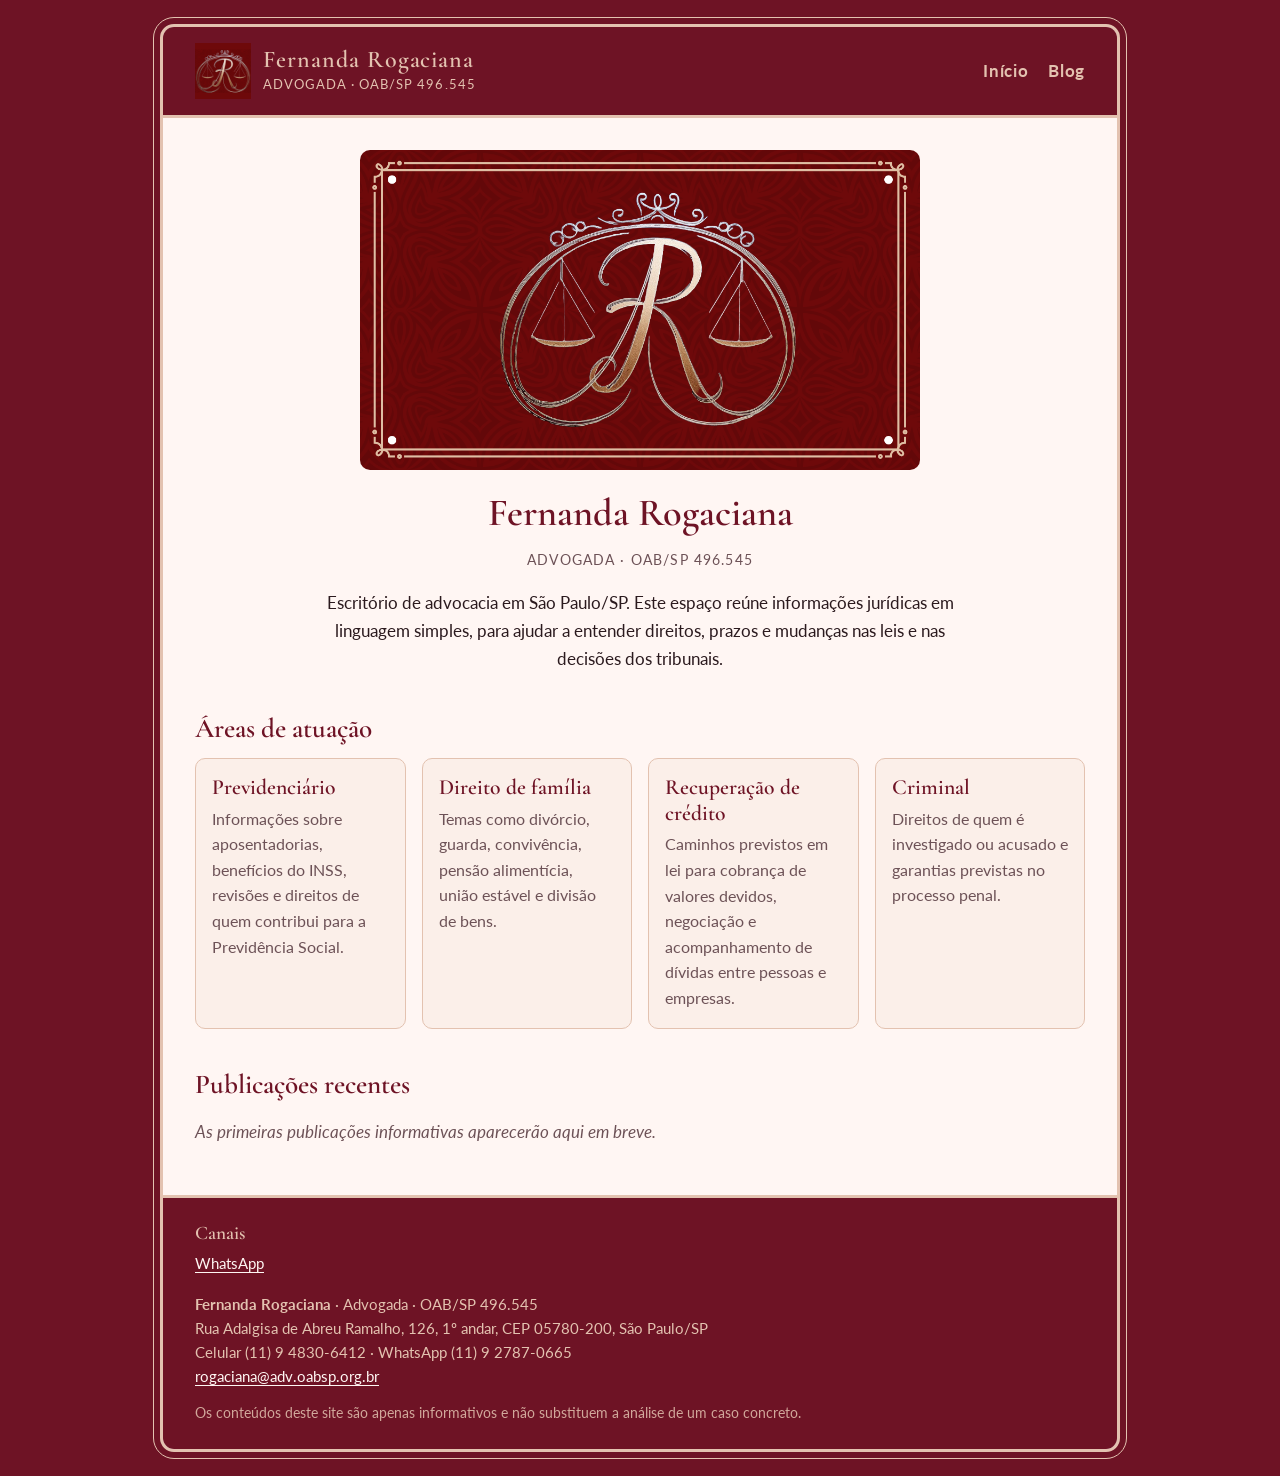
<file: fernanda-rogaciana-site/site/index.html>
<!doctype html>
<html lang="pt-BR">
<head>
<meta charset="utf-8">
<meta name="viewport" content="width=device-width, initial-scale=1">
<title>Fernanda Rogaciana · Advogada</title>
<meta name="description" content="Fernanda Rogaciana, advogada (OAB/SP 496.545). Informações jurídicas em linguagem simples.">
<meta property="og:title" content="Fernanda Rogaciana">
<meta property="og:description" content="Fernanda Rogaciana, advogada (OAB/SP 496.545). Informações jurídicas em linguagem simples.">
<meta property="og:type" content="website">

<link rel="icon" href="./assets/icone.png" type="image/png">
<link rel="preconnect" href="https://fonts.googleapis.com">
<link rel="preconnect" href="https://fonts.gstatic.com" crossorigin>
<link href="https://fonts.googleapis.com/css2?family=Cormorant+Garamond:wght@500;600&family=Lato:wght@400;700&display=swap" rel="stylesheet">
<link rel="stylesheet" href="./assets/estilo.css">
</head>
<body>
<div class="moldura">
<header class="topo">
  <a class="marca" href="./">
    <img src="./assets/icone.png" alt="" width="56" height="56">
    <span><strong>Fernanda Rogaciana</strong><small>Advogada · OAB/SP 496.545</small></span>
  </a>
  <nav class="menu" aria-label="Principal">
    <a href="./">Início</a>
    <a href="./blog/">Blog</a>
  </nav>
</header>
<main>
<section class="apresentacao">
  <img class="logo-grande" src="./assets/logo.png" alt="Logo de Fernanda Rogaciana: monograma R com balança da justiça" width="1050" height="600">
  <h1>Fernanda Rogaciana</h1>
  <p class="oab">Advogada · OAB/SP 496.545</p>
  <p>Escritório de advocacia em São Paulo/SP. Este espaço reúne informações jurídicas em linguagem simples, para ajudar a entender direitos, prazos e mudanças nas leis e nas decisões dos tribunais.</p>
</section>
<section class="areas">
  <h2>Áreas de atuação</h2>
  <ul><li><h3>Previdenciário</h3><p>Informações sobre aposentadorias, benefícios do INSS, revisões e direitos de quem contribui para a Previdência Social.</p></li>
<li><h3>Direito de família</h3><p>Temas como divórcio, guarda, convivência, pensão alimentícia, união estável e divisão de bens.</p></li>
<li><h3>Recuperação de crédito</h3><p>Caminhos previstos em lei para cobrança de valores devidos, negociação e acompanhamento de dívidas entre pessoas e empresas.</p></li>
<li><h3>Criminal</h3><p>Direitos de quem é investigado ou acusado e garantias previstas no processo penal.</p></li></ul>
</section>
<section class="recentes">
  <h2>Publicações recentes</h2>
  <p class="vazio">As primeiras publicações informativas aparecerão aqui em breve.</p>
  
</section>
</main>
<footer class="rodape">
  <nav class="canais" aria-label="Canais do escritório"><h2 class="rodape-titulo">Canais</h2><ul><li><a href="https://wa.me/5511927870665" rel="noopener" target="_blank">WhatsApp</a></li></ul></nav>
  <address>
    <strong>Fernanda Rogaciana</strong> · Advogada · OAB/SP 496.545<br>
    Rua Adalgisa de Abreu Ramalho, 126, 1º andar, CEP 05780-200, São Paulo/SP<br>
    Celular (11) 9 4830-6412 · WhatsApp (11) 9 2787-0665<br>
    <a href="mailto:rogaciana@adv.oabsp.org.br">rogaciana@adv.oabsp.org.br</a>
  </address>
  <p class="aviso">Os conteúdos deste site são apenas informativos e não substituem a análise de um caso concreto.</p>
</footer>
</div>
</body>
</html>
</file>
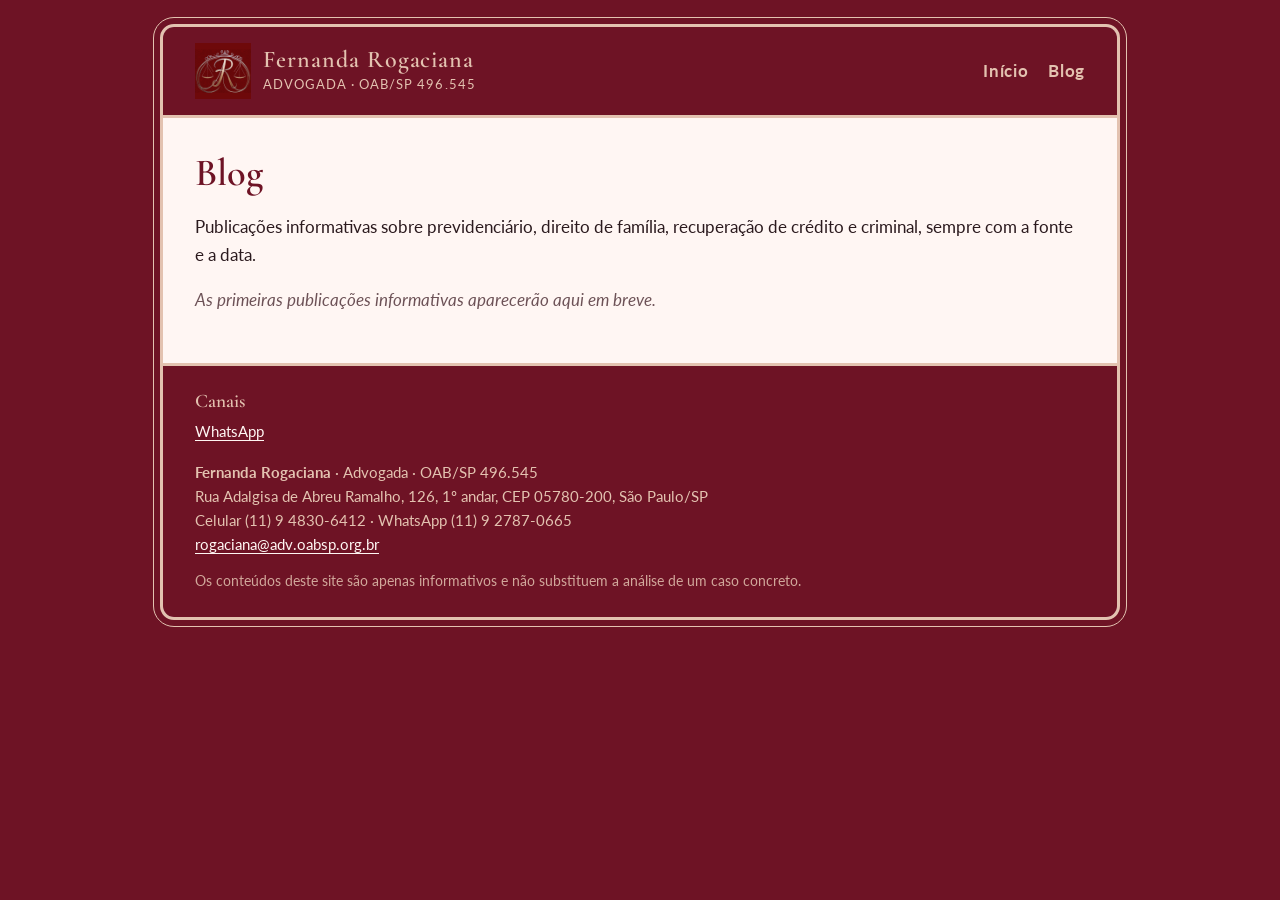
<file: fernanda-rogaciana-site/site/blog/index.html>
<!doctype html>
<html lang="pt-BR">
<head>
<meta charset="utf-8">
<meta name="viewport" content="width=device-width, initial-scale=1">
<title>Blog · Fernanda Rogaciana</title>
<meta name="description" content="Publicações informativas, com fonte e data.">
<meta property="og:title" content="Blog">
<meta property="og:description" content="Publicações informativas, com fonte e data.">
<meta property="og:type" content="website">

<link rel="icon" href="../assets/icone.png" type="image/png">
<link rel="preconnect" href="https://fonts.googleapis.com">
<link rel="preconnect" href="https://fonts.gstatic.com" crossorigin>
<link href="https://fonts.googleapis.com/css2?family=Cormorant+Garamond:wght@500;600&family=Lato:wght@400;700&display=swap" rel="stylesheet">
<link rel="stylesheet" href="../assets/estilo.css">
</head>
<body>
<div class="moldura">
<header class="topo">
  <a class="marca" href="../">
    <img src="../assets/icone.png" alt="" width="56" height="56">
    <span><strong>Fernanda Rogaciana</strong><small>Advogada · OAB/SP 496.545</small></span>
  </a>
  <nav class="menu" aria-label="Principal">
    <a href="../">Início</a>
    <a href="../blog/">Blog</a>
  </nav>
</header>
<main>
<section class="blog">
  <h1>Blog</h1>
  <p>Publicações informativas sobre previdenciário, direito de família, recuperação de crédito e criminal, sempre com a fonte e a data.</p>
  <p class="vazio">As primeiras publicações informativas aparecerão aqui em breve.</p>
</section>
</main>
<footer class="rodape">
  <nav class="canais" aria-label="Canais do escritório"><h2 class="rodape-titulo">Canais</h2><ul><li><a href="https://wa.me/5511927870665" rel="noopener" target="_blank">WhatsApp</a></li></ul></nav>
  <address>
    <strong>Fernanda Rogaciana</strong> · Advogada · OAB/SP 496.545<br>
    Rua Adalgisa de Abreu Ramalho, 126, 1º andar, CEP 05780-200, São Paulo/SP<br>
    Celular (11) 9 4830-6412 · WhatsApp (11) 9 2787-0665<br>
    <a href="mailto:rogaciana@adv.oabsp.org.br">rogaciana@adv.oabsp.org.br</a>
  </address>
  <p class="aviso">Os conteúdos deste site são apenas informativos e não substituem a análise de um caso concreto.</p>
</footer>
</div>
</body>
</html>
</file>
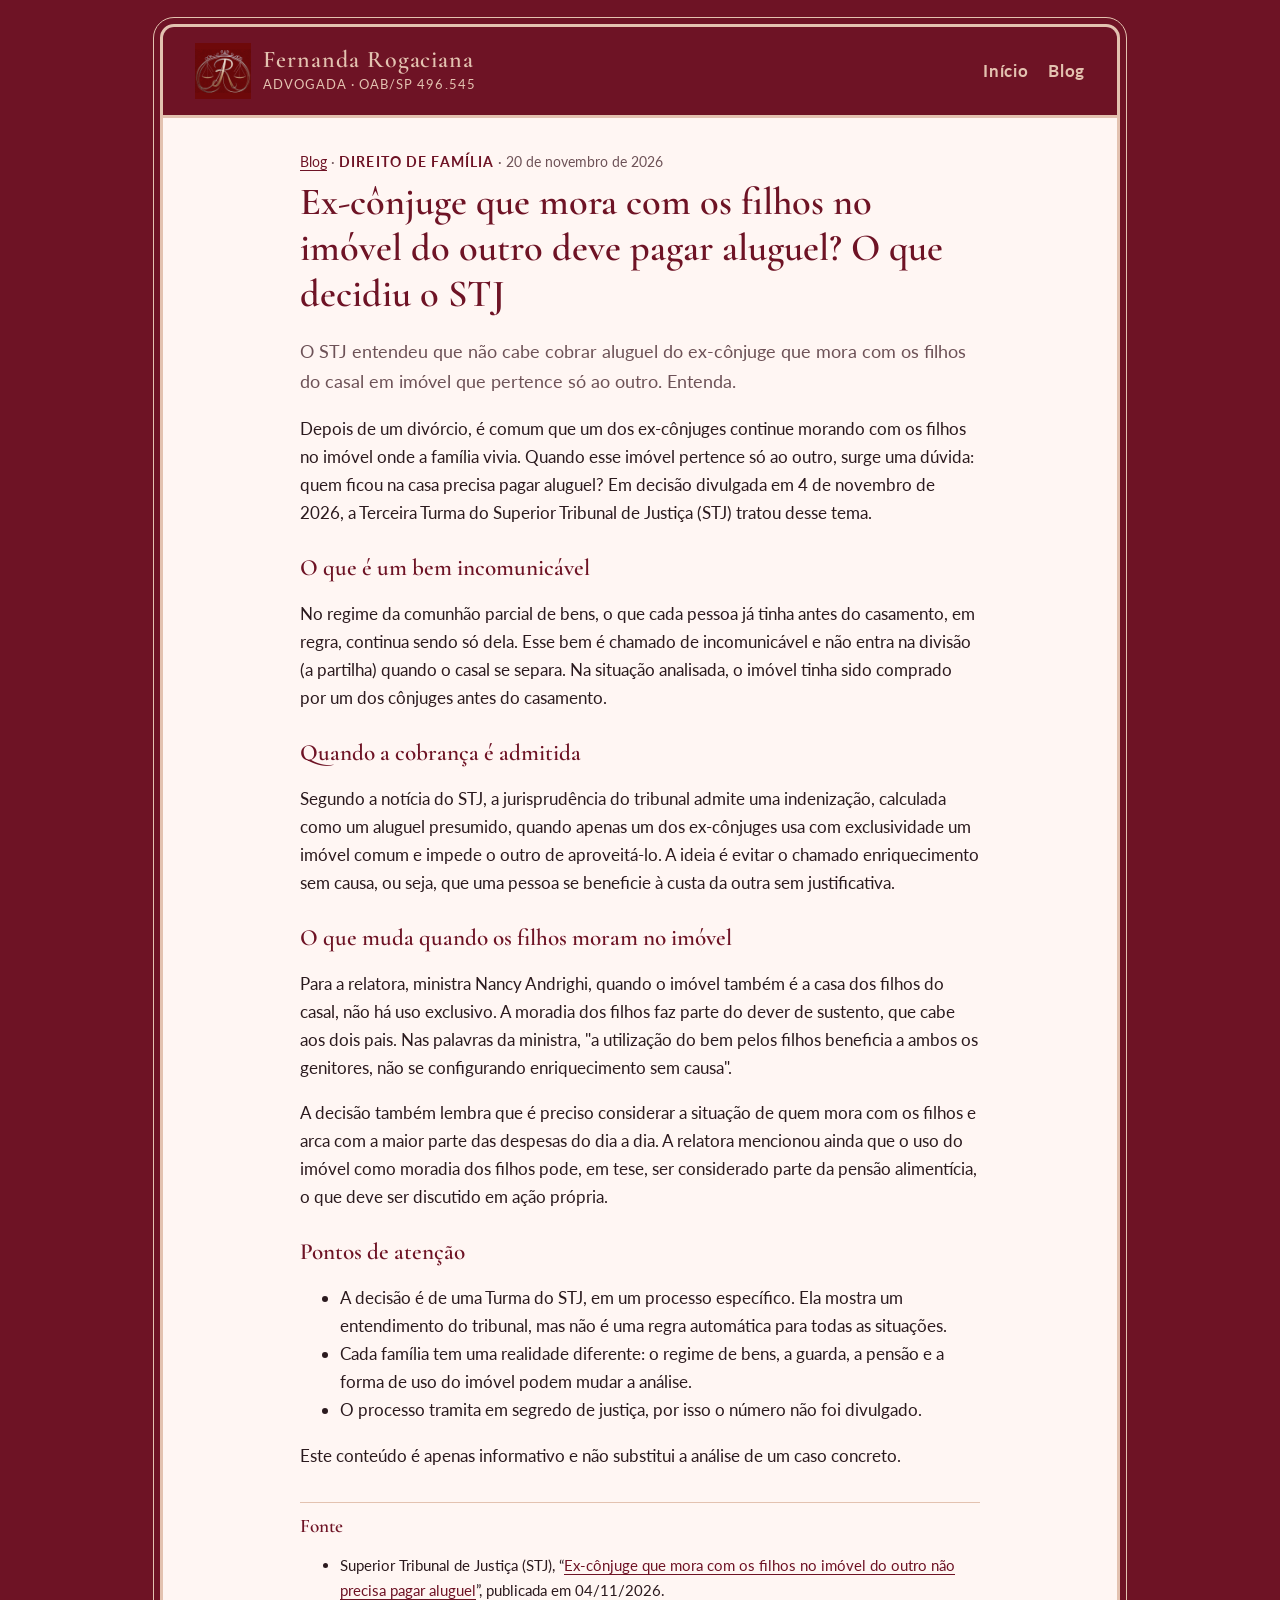
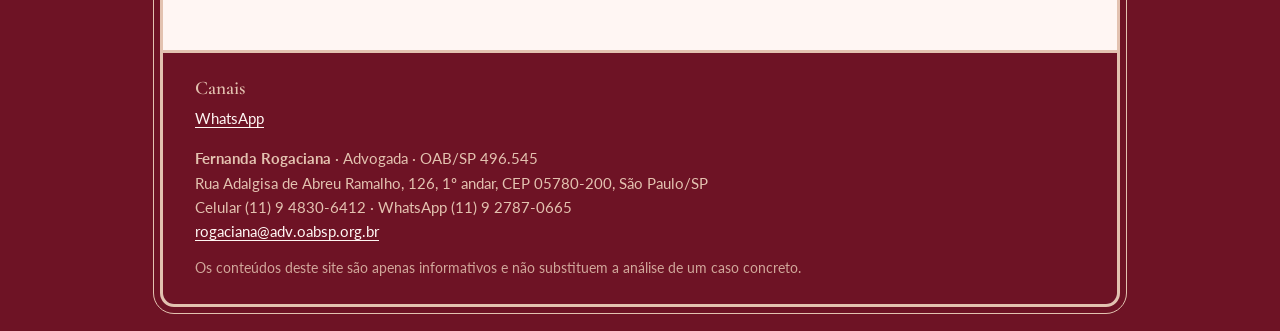
<file: fernanda-rogaciana-site/rascunhos/ex-conjuge-filhos-imovel-aluguel/blog.html>
<!doctype html>
<html lang="pt-BR">
<head>
<meta charset="utf-8">
<meta name="viewport" content="width=device-width, initial-scale=1">
<title>Ex-cônjuge que mora com os filhos no imóvel do outro deve pagar aluguel? O que decidiu o STJ · Fernanda Rogaciana</title>
<meta name="description" content="O STJ entendeu que não cabe cobrar aluguel do ex-cônjuge que mora com os filhos do casal em imóvel que pertence só ao outro. Entenda.">
<meta property="og:title" content="Ex-cônjuge que mora com os filhos no imóvel do outro deve pagar aluguel? O que decidiu o STJ">
<meta property="og:description" content="O STJ entendeu que não cabe cobrar aluguel do ex-cônjuge que mora com os filhos do casal em imóvel que pertence só ao outro. Entenda.">
<meta property="og:type" content="website">

<link rel="icon" href="../assets/icone.png" type="image/png">
<link rel="preconnect" href="https://fonts.googleapis.com">
<link rel="preconnect" href="https://fonts.gstatic.com" crossorigin>
<link href="https://fonts.googleapis.com/css2?family=Cormorant+Garamond:wght@500;600&family=Lato:wght@400;700&display=swap" rel="stylesheet">
<link rel="stylesheet" href="../assets/estilo.css">
</head>
<body>
<div class="moldura">
<header class="topo">
  <a class="marca" href="../">
    <img src="../assets/icone.png" alt="" width="56" height="56">
    <span><strong>Fernanda Rogaciana</strong><small>Advogada · OAB/SP 496.545</small></span>
  </a>
  <nav class="menu" aria-label="Principal">
    <a href="../">Início</a>
    <a href="../blog/">Blog</a>
  </nav>
</header>
<main>
<article class="post">
  <p class="meta"><a href="../blog/">Blog</a> · <span class="area">Direito de família</span> · <time datetime="2026-11-20">20 de novembro de 2026</time></p>
  <h1>Ex-cônjuge que mora com os filhos no imóvel do outro deve pagar aluguel? O que decidiu o STJ</h1>
  <p class="descricao">O STJ entendeu que não cabe cobrar aluguel do ex-cônjuge que mora com os filhos do casal em imóvel que pertence só ao outro. Entenda.</p>
  <div class="texto">
<p>Depois de um divórcio, é comum que um dos ex-cônjuges continue morando com os filhos no imóvel onde a família vivia. Quando esse imóvel pertence só ao outro, surge uma dúvida: quem ficou na casa precisa pagar aluguel? Em decisão divulgada em 4 de novembro de 2026, a Terceira Turma do Superior Tribunal de Justiça (STJ) tratou desse tema.</p>
<h2>O que é um bem incomunicável</h2>
<p>No regime da comunhão parcial de bens, o que cada pessoa já tinha antes do casamento, em regra, continua sendo só dela. Esse bem é chamado de incomunicável e não entra na divisão (a partilha) quando o casal se separa. Na situação analisada, o imóvel tinha sido comprado por um dos cônjuges antes do casamento.</p>
<h2>Quando a cobrança é admitida</h2>
<p>Segundo a notícia do STJ, a jurisprudência do tribunal admite uma indenização, calculada como um aluguel presumido, quando apenas um dos ex-cônjuges usa com exclusividade um imóvel comum e impede o outro de aproveitá-lo. A ideia é evitar o chamado enriquecimento sem causa, ou seja, que uma pessoa se beneficie à custa da outra sem justificativa.</p>
<h2>O que muda quando os filhos moram no imóvel</h2>
<p>Para a relatora, ministra Nancy Andrighi, quando o imóvel também é a casa dos filhos do casal, não há uso exclusivo. A moradia dos filhos faz parte do dever de sustento, que cabe aos dois pais. Nas palavras da ministra, &quot;a utilização do bem pelos filhos beneficia a ambos os genitores, não se configurando enriquecimento sem causa&quot;.</p>
<p>A decisão também lembra que é preciso considerar a situação de quem mora com os filhos e arca com a maior parte das despesas do dia a dia. A relatora mencionou ainda que o uso do imóvel como moradia dos filhos pode, em tese, ser considerado parte da pensão alimentícia, o que deve ser discutido em ação própria.</p>
<h2>Pontos de atenção</h2>
<ul><li>A decisão é de uma Turma do STJ, em um processo específico. Ela mostra um entendimento do tribunal, mas não é uma regra automática para todas as situações.</li><li>Cada família tem uma realidade diferente: o regime de bens, a guarda, a pensão e a forma de uso do imóvel podem mudar a análise.</li><li>O processo tramita em segredo de justiça, por isso o número não foi divulgado.</li></ul>
<p>Este conteúdo é apenas informativo e não substitui a análise de um caso concreto.</p>
  </div>
  <section class="fontes"><h2>Fonte</h2><ul><li>Superior Tribunal de Justiça (STJ), “<a href="https://www.stj.jus.br/sites/portalp/Paginas/Comunicacao/Noticias/2026/04112026-Ex-conjuge-que-mora-com-os-filhos-no-imovel-do-outro-nao-precisa-pagar-aluguel.aspx" rel="noopener" target="_blank">Ex-cônjuge que mora com os filhos no imóvel do outro não precisa pagar aluguel</a>”, publicada em 04/11/2026.</li></ul></section>
</article>
</main>
<footer class="rodape">
  <nav class="canais" aria-label="Canais do escritório"><h2 class="rodape-titulo">Canais</h2><ul><li><a href="https://wa.me/5511927870665" rel="noopener" target="_blank">WhatsApp</a></li></ul></nav>
  <address>
    <strong>Fernanda Rogaciana</strong> · Advogada · OAB/SP 496.545<br>
    Rua Adalgisa de Abreu Ramalho, 126, 1º andar, CEP 05780-200, São Paulo/SP<br>
    Celular (11) 9 4830-6412 · WhatsApp (11) 9 2787-0665<br>
    <a href="mailto:rogaciana@adv.oabsp.org.br">rogaciana@adv.oabsp.org.br</a>
  </address>
  <p class="aviso">Os conteúdos deste site são apenas informativos e não substituem a análise de um caso concreto.</p>
</footer>
</div>
</body>
</html>
</file>
<file: fernanda-rogaciana-site/site/assets/estilo.css>
:root {
  --bordo: #6e1325;
  --bordo-escuro: #4f0d1a;
  --rosado: #e3c2b0;
  --rosado-claro: #fbefe9;
  --creme: #fff6f3;
  --texto: #2b1a1e;
  --texto-suave: #6d5257;
  --serifa: "Cormorant Garamond", Georgia, "Times New Roman", serif;
  --sans: Lato, "Segoe UI", Arial, sans-serif;
}

* { box-sizing: border-box; }

html { -webkit-text-size-adjust: 100%; }

body {
  margin: 0;
  background: var(--bordo);
  color: var(--texto);
  font-family: var(--sans);
  font-size: 1.0625rem;
  line-height: 1.65;
  overflow-x: hidden;
}

img { max-width: 100%; height: auto; }

a { color: var(--bordo); text-underline-offset: 3px; }
a:hover { color: var(--bordo-escuro); }

/* Moldura rosada, como no cartão de visita */
.moldura {
  max-width: 960px;
  margin: 24px auto;
  background: var(--creme);
  border: 3px solid var(--rosado);
  outline: 1px solid var(--rosado);
  outline-offset: 6px;
  border-radius: 14px;
  overflow: hidden;
}

.topo {
  display: flex;
  flex-wrap: wrap;
  align-items: center;
  justify-content: space-between;
  gap: 12px 24px;
  padding: 16px 32px;
  background: var(--bordo);
  color: var(--rosado);
  border-bottom: 3px solid var(--rosado);
}

.marca {
  display: flex;
  align-items: center;
  gap: 12px;
  color: var(--rosado);
  text-decoration: none;
  min-width: 0;
}
.marca strong {
  display: block;
  font-family: var(--serifa);
  font-size: 1.5rem;
  font-weight: 600;
  letter-spacing: 0.04em;
  line-height: 1.1;
}
.marca small { display: block; font-size: 0.8rem; letter-spacing: 0.08em; text-transform: uppercase; }

.menu { display: flex; gap: 20px; }
.menu a { color: var(--rosado); text-decoration: none; font-weight: 700; letter-spacing: 0.04em; }
.menu a:hover { color: var(--creme); text-decoration: underline; }

main { padding: 32px; }

h1, h2, h3 { font-family: var(--serifa); color: var(--bordo); line-height: 1.2; font-weight: 600; }
h1 { font-size: 2.4rem; margin: 0 0 12px; }
h2 { font-size: 1.7rem; margin: 40px 0 12px; }
h3 { font-size: 1.35rem; margin: 0 0 6px; }

.apresentacao { text-align: center; max-width: 640px; margin: 0 auto; }
.apresentacao .logo-grande { display: block; width: 100%; max-width: 560px; height: auto; margin: 0 auto 20px; border-radius: 10px; }
.apresentacao .oab { margin-top: 0; color: var(--texto-suave); letter-spacing: 0.08em; text-transform: uppercase; font-size: 0.9rem; }

.areas ul {
  list-style: none;
  padding: 0;
  margin: 0;
  display: grid;
  grid-template-columns: repeat(auto-fit, minmax(min(100%, 200px), 1fr));
  gap: 16px;
}
.areas li {
  background: var(--rosado-claro);
  border: 1px solid var(--rosado);
  border-radius: 10px;
  padding: 16px;
}
.areas p { margin: 0; color: var(--texto-suave); font-size: 0.97rem; }

.lista { display: grid; gap: 16px; }
.cartao {
  border-left: 4px solid var(--rosado);
  background: #fff;
  border-radius: 8px;
  padding: 16px 20px;
}
.cartao p:last-child { margin-bottom: 0; }
.cartao h3 a { text-decoration: none; }
.cartao h3 a:hover { text-decoration: underline; }

.meta { color: var(--texto-suave); font-size: 0.88rem; margin: 0 0 6px; }
.area { text-transform: uppercase; letter-spacing: 0.08em; font-weight: 700; color: var(--bordo); }
.vazio { color: var(--texto-suave); font-style: italic; }

.post { max-width: 680px; margin: 0 auto; }
.post .descricao { font-size: 1.15rem; color: var(--texto-suave); }
.post .texto h2 { font-size: 1.45rem; margin-top: 28px; }
.fontes { margin-top: 32px; padding-top: 12px; border-top: 1px solid var(--rosado); font-size: 0.95rem; }
.fontes h2 { font-size: 1.2rem; margin-top: 0; }
.fontes a, .texto, .post h1 { overflow-wrap: anywhere; }

.rodape {
  background: var(--bordo);
  color: var(--rosado);
  padding: 24px 32px;
  border-top: 3px solid var(--rosado);
  font-size: 0.92rem;
}
.rodape a { color: var(--creme); }
.rodape address { font-style: normal; overflow-wrap: anywhere; }
.rodape .aviso { margin-bottom: 0; opacity: 0.85; font-size: 0.85rem; }
.canais h2 { color: var(--rosado); font-size: 1.2rem; margin: 0 0 6px; }
.canais ul { list-style: none; padding: 0; margin: 0 0 16px; display: flex; flex-wrap: wrap; gap: 8px 20px; }

/* Prévias de aprovação */
.versao pre {
  white-space: pre-wrap;
  overflow-wrap: anywhere;
  background: #fff;
  border: 1px solid var(--rosado);
  border-radius: 8px;
  padding: 16px;
  font-family: var(--sans);
  font-size: 0.97rem;
}
.erro { color: #a3122a; font-weight: 700; }

@media (max-width: 640px) {
  .moldura { margin: 0; border-radius: 0; border-left: 0; border-right: 0; outline: 0; }
  .topo, main, .rodape { padding-left: 16px; padding-right: 16px; }
  main { padding-top: 24px; padding-bottom: 24px; }
  h1 { font-size: 1.9rem; }
  h2 { font-size: 1.45rem; }
}
</file>
<file: fernanda-rogaciana-site/rascunhos/assets/estilo.css>
:root {
  --bordo: #6e1325;
  --bordo-escuro: #4f0d1a;
  --rosado: #e3c2b0;
  --rosado-claro: #fbefe9;
  --creme: #fff6f3;
  --texto: #2b1a1e;
  --texto-suave: #6d5257;
  --serifa: "Cormorant Garamond", Georgia, "Times New Roman", serif;
  --sans: Lato, "Segoe UI", Arial, sans-serif;
}

* { box-sizing: border-box; }

html { -webkit-text-size-adjust: 100%; }

body {
  margin: 0;
  background: var(--bordo);
  color: var(--texto);
  font-family: var(--sans);
  font-size: 1.0625rem;
  line-height: 1.65;
  overflow-x: hidden;
}

img { max-width: 100%; height: auto; }

a { color: var(--bordo); text-underline-offset: 3px; }
a:hover { color: var(--bordo-escuro); }

/* Moldura rosada, como no cartão de visita */
.moldura {
  max-width: 960px;
  margin: 24px auto;
  background: var(--creme);
  border: 3px solid var(--rosado);
  outline: 1px solid var(--rosado);
  outline-offset: 6px;
  border-radius: 14px;
  overflow: hidden;
}

.topo {
  display: flex;
  flex-wrap: wrap;
  align-items: center;
  justify-content: space-between;
  gap: 12px 24px;
  padding: 16px 32px;
  background: var(--bordo);
  color: var(--rosado);
  border-bottom: 3px solid var(--rosado);
}

.marca {
  display: flex;
  align-items: center;
  gap: 12px;
  color: var(--rosado);
  text-decoration: none;
  min-width: 0;
}
.marca strong {
  display: block;
  font-family: var(--serifa);
  font-size: 1.5rem;
  font-weight: 600;
  letter-spacing: 0.04em;
  line-height: 1.1;
}
.marca small { display: block; font-size: 0.8rem; letter-spacing: 0.08em; text-transform: uppercase; }

.menu { display: flex; gap: 20px; }
.menu a { color: var(--rosado); text-decoration: none; font-weight: 700; letter-spacing: 0.04em; }
.menu a:hover { color: var(--creme); text-decoration: underline; }

main { padding: 32px; }

h1, h2, h3 { font-family: var(--serifa); color: var(--bordo); line-height: 1.2; font-weight: 600; }
h1 { font-size: 2.4rem; margin: 0 0 12px; }
h2 { font-size: 1.7rem; margin: 40px 0 12px; }
h3 { font-size: 1.35rem; margin: 0 0 6px; }

.apresentacao { text-align: center; max-width: 640px; margin: 0 auto; }
.apresentacao .logo-grande { display: block; width: 100%; max-width: 560px; height: auto; margin: 0 auto 20px; border-radius: 10px; }
.apresentacao .oab { margin-top: 0; color: var(--texto-suave); letter-spacing: 0.08em; text-transform: uppercase; font-size: 0.9rem; }

.areas ul {
  list-style: none;
  padding: 0;
  margin: 0;
  display: grid;
  grid-template-columns: repeat(auto-fit, minmax(min(100%, 200px), 1fr));
  gap: 16px;
}
.areas li {
  background: var(--rosado-claro);
  border: 1px solid var(--rosado);
  border-radius: 10px;
  padding: 16px;
}
.areas p { margin: 0; color: var(--texto-suave); font-size: 0.97rem; }

.lista { display: grid; gap: 16px; }
.cartao {
  border-left: 4px solid var(--rosado);
  background: #fff;
  border-radius: 8px;
  padding: 16px 20px;
}
.cartao p:last-child { margin-bottom: 0; }
.cartao h3 a { text-decoration: none; }
.cartao h3 a:hover { text-decoration: underline; }

.meta { color: var(--texto-suave); font-size: 0.88rem; margin: 0 0 6px; }
.area { text-transform: uppercase; letter-spacing: 0.08em; font-weight: 700; color: var(--bordo); }
.vazio { color: var(--texto-suave); font-style: italic; }

.post { max-width: 680px; margin: 0 auto; }
.post .descricao { font-size: 1.15rem; color: var(--texto-suave); }
.post .texto h2 { font-size: 1.45rem; margin-top: 28px; }
.fontes { margin-top: 32px; padding-top: 12px; border-top: 1px solid var(--rosado); font-size: 0.95rem; }
.fontes h2 { font-size: 1.2rem; margin-top: 0; }
.fontes a, .texto, .post h1 { overflow-wrap: anywhere; }

.rodape {
  background: var(--bordo);
  color: var(--rosado);
  padding: 24px 32px;
  border-top: 3px solid var(--rosado);
  font-size: 0.92rem;
}
.rodape a { color: var(--creme); }
.rodape address { font-style: normal; overflow-wrap: anywhere; }
.rodape .aviso { margin-bottom: 0; opacity: 0.85; font-size: 0.85rem; }
.canais h2 { color: var(--rosado); font-size: 1.2rem; margin: 0 0 6px; }
.canais ul { list-style: none; padding: 0; margin: 0 0 16px; display: flex; flex-wrap: wrap; gap: 8px 20px; }

/* Prévias de aprovação */
.versao pre {
  white-space: pre-wrap;
  overflow-wrap: anywhere;
  background: #fff;
  border: 1px solid var(--rosado);
  border-radius: 8px;
  padding: 16px;
  font-family: var(--sans);
  font-size: 0.97rem;
}
.erro { color: #a3122a; font-weight: 700; }

@media (max-width: 640px) {
  .moldura { margin: 0; border-radius: 0; border-left: 0; border-right: 0; outline: 0; }
  .topo, main, .rodape { padding-left: 16px; padding-right: 16px; }
  main { padding-top: 24px; padding-bottom: 24px; }
  h1 { font-size: 1.9rem; }
  h2 { font-size: 1.45rem; }
}
</file>
